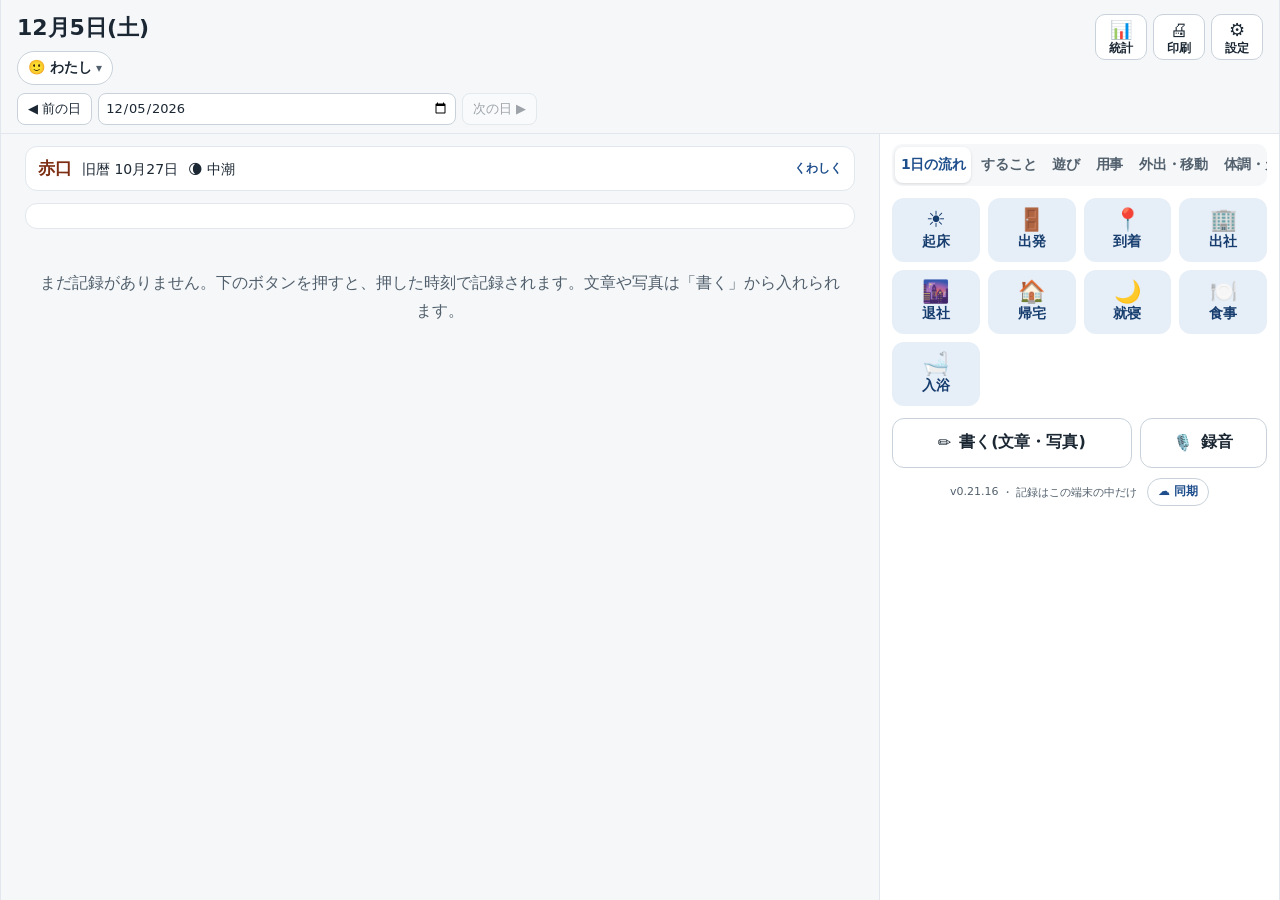
<file: index.html>
<!doctype html>
<html lang="ja">
<head>
<meta charset="utf-8">
<meta name="viewport" content="width=device-width, initial-scale=1, viewport-fit=cover">
<!-- よそのサイトから何も読み込まない(この住所の中のファイルだけ)。通信は、同期のときのグーグルドライブ(鍵をかけた中身)だけ(v0.13) -->
<meta http-equiv="Content-Security-Policy"
  content="default-src 'self'; script-src 'self'; style-src 'self'; img-src 'self' blob: data:; media-src 'self' blob:; connect-src 'self' https://www.googleapis.com; manifest-src 'self'; worker-src 'self'; font-src 'self'; object-src 'none'; base-uri 'self'; form-action 'none'">
<meta name="referrer" content="no-referrer">
<meta name="theme-color" content="#1e3a8a">
<meta name="apple-mobile-web-app-capable" content="yes">
<meta name="mobile-web-app-capable" content="yes">
<meta name="apple-mobile-web-app-title" content="日記">
<meta name="apple-mobile-web-app-status-bar-style" content="default">
<title>日記</title>
<link rel="manifest" href="./manifest.webmanifest">
<link rel="icon" href="./icons/icon-192.png?v=2">
<link rel="apple-touch-icon" href="./icons/icon-180.png?v=2">
<link rel="stylesheet" href="./style.css">
</head>
<body>
  <header class="top">
    <div class="top-row">
      <div><h1 id="date">…</h1><span id="count" class="muted"></span><button type="button" id="userbtn" class="user-chip" title="使う人を切り替える・足す"></button></div>
      <span class="spacer"></span>
      <button type="button" id="menubtn" class="small-btn menu-btn" aria-expanded="false" aria-controls="topbtns">≡ メニュー</button>
      <div class="top-btns" id="topbtns">
        <button type="button" id="stats" class="small-btn" title="移動手段・睡眠・食事の集計"><span class="tb-i" aria-hidden="true">📊</span><span class="tb-l">統計</span></button>
        <button type="button" id="print" class="small-btn" title="紙や PDF にする"><span class="tb-i" aria-hidden="true">🖨</span><span class="tb-l">印刷</span></button>
        <button type="button" id="export" class="small-btn" title="ボタン設定・場所・表示・バックアップ・同期など"><span class="tb-i" aria-hidden="true">⚙</span><span class="tb-l">設定</span></button>
      </div>
    </div>
    <div class="daynav" role="group" aria-label="見る日">
      <button type="button" id="day-prev" class="day-btn" aria-label="前の日">◀ 前の日</button>
      <input type="date" id="day-pick" class="day-pick" aria-label="日を選ぶ">
      <button type="button" id="day-next" class="day-btn" aria-label="次の日">次の日 ▶</button>
      <button type="button" id="day-today" class="day-btn today" hidden>今日へ</button>
    </div>
    <span class="fz-probe" aria-hidden="true">あ</span>
  </header>

  <div id="ios-install" class="install" hidden role="note">
    <strong>ホーム画面に入れてください</strong>
    <p>iPhone では、ホーム画面に入れずに使うと、しばらく開かないうちに記録が消されることがあります。</p>
    <ol>
      <li>下の <span class="kbd">共有</span>(四角から矢印が出ているボタン)を押す</li>
      <li><span class="kbd">ホーム画面に追加</span> を押す</li>
      <li>ホーム画面にできた「日記」から開く</li>
    </ol>
  </div>

  <main class="main">
    <div id="koyomi"></div>
    <div id="memory"></div>
    <div id="dayband" class="dayband"></div>
    <div id="error" class="error" hidden></div>
    <p id="empty" class="empty" hidden>まだ記録がありません。下のボタンを押すと、押した時刻で記録されます。文章や写真は「書く」から入れられます。</p>
    <ol id="timeline" class="timeline" aria-label="今日のタイムライン"></ol>
  </main>

  <div id="toast" class="toast" hidden role="status"></div>

  <footer class="dock">
    <div id="ongoing" class="ongoing" hidden aria-label="続いているもの"></div>
    <div id="movepick" class="movepick" hidden></div>
    <div class="tabrow">
      <div id="tabs" class="tabs" role="tablist" aria-label="ボタンの種類"></div>
      <button type="button" id="dock-toggle" class="dock-toggle" aria-label="ボタンをしまう" aria-expanded="true">▾</button>
    </div>
    <div id="buttons" class="buttons" role="group" aria-label="いま記録する"></div>
    <div class="write-row">
      <button type="button" id="write" class="write-btn"><span aria-hidden="true">✏️</span> 書く(文章・写真)</button>
      <button type="button" id="record" class="write-btn rec-btn2"><span aria-hidden="true">🎙️</span> 録音</button>
    </div>
    <div class="foot muted"><span id="version"></span> ・ <span id="where">記録はこの端末の中だけ</span> <span id="persist"></span>
      <button type="button" id="sync-btn" class="sync-btn" title="グーグルドライブで、ほかの端末と記録を合わせる">☁ 同期</button></div>
  </footer>

  <div id="sheet" class="sheet" hidden></div>
  <div id="viewer" class="viewer" hidden></div>

  <script type="module" src="./app.js"></script>
</body>
</html>
</file>
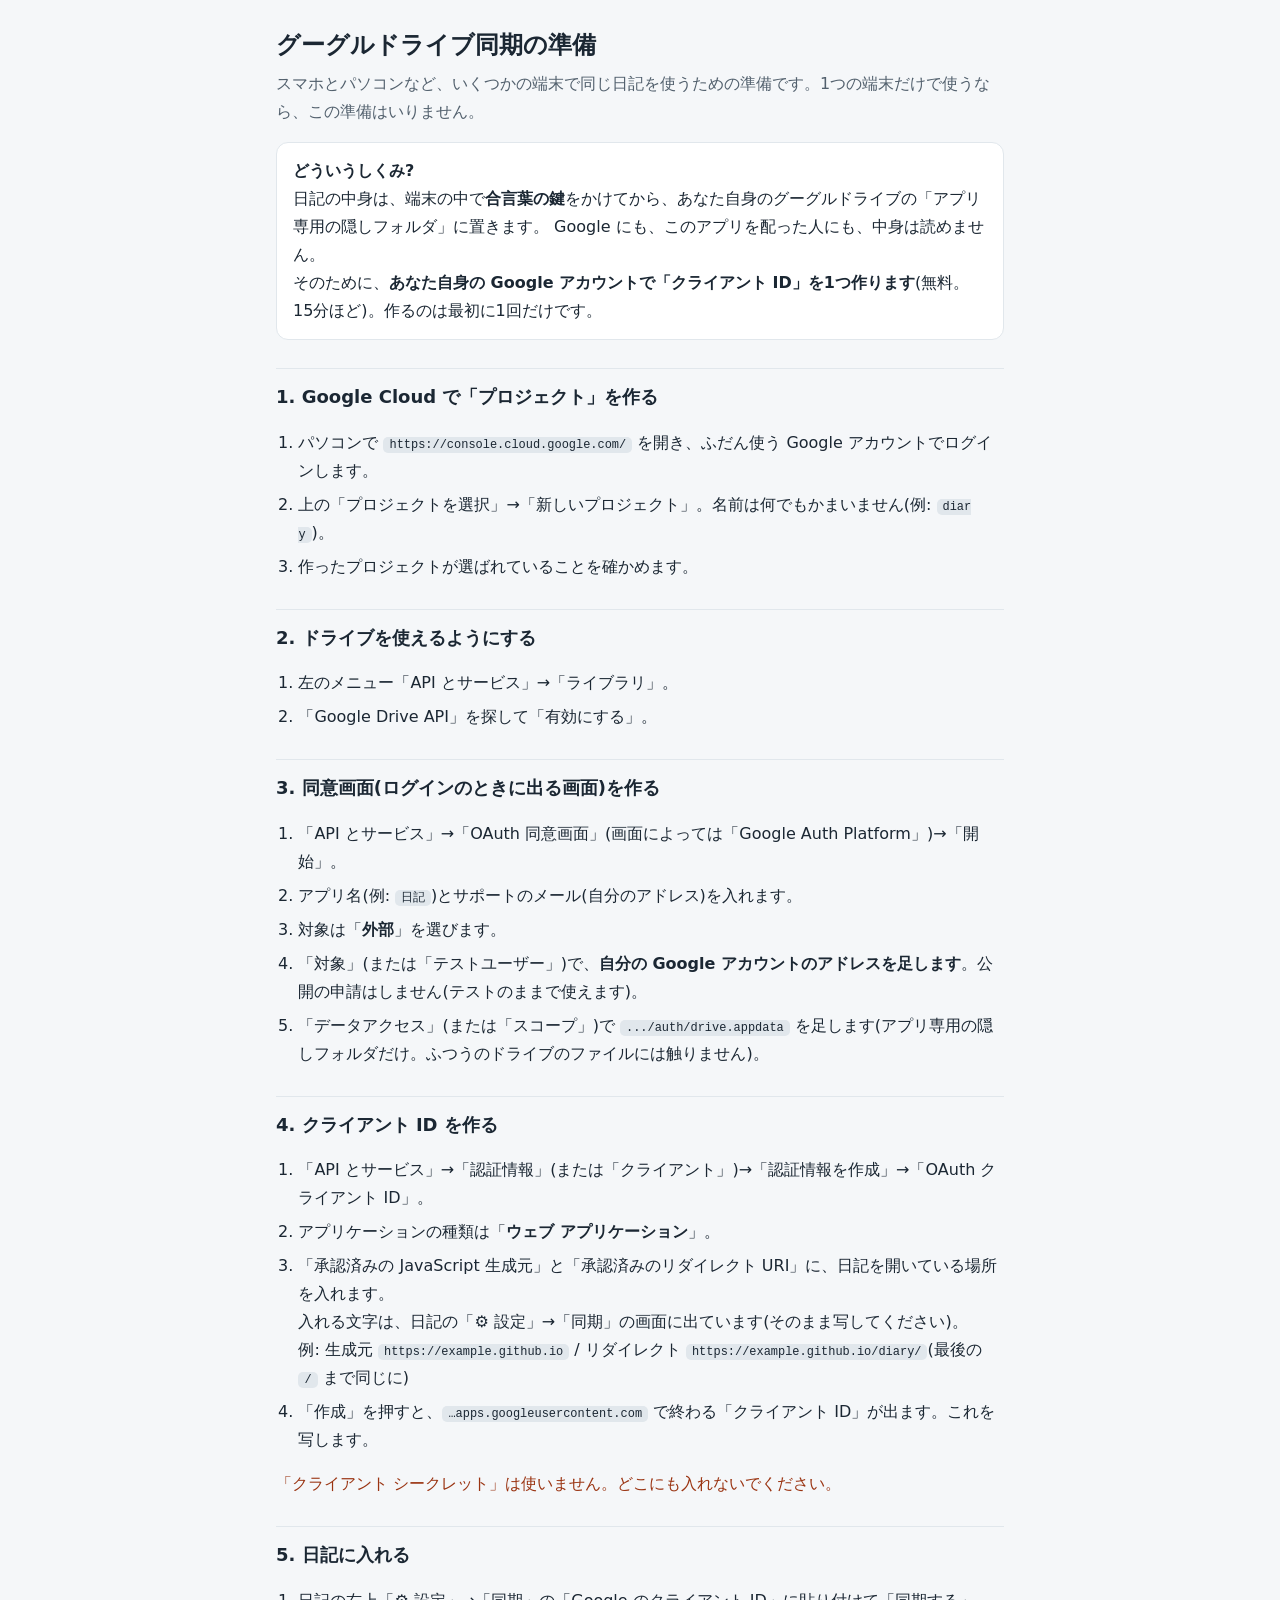
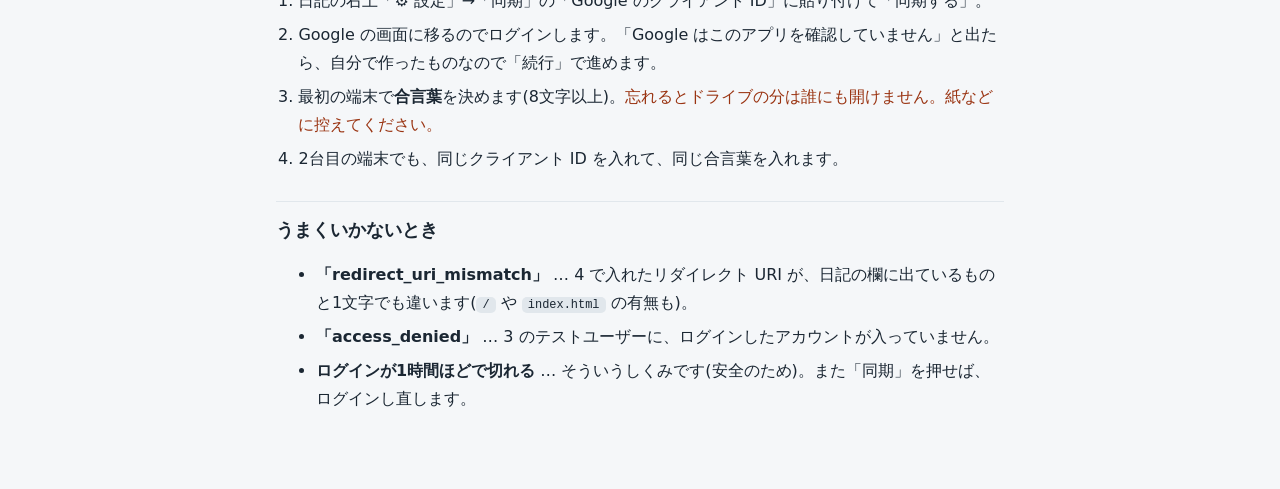
<file: tools/public/setup-google.html>
<!doctype html>
<html lang="ja">
<head>
<meta charset="utf-8">
<meta name="viewport" content="width=device-width, initial-scale=1">
<meta http-equiv="Content-Security-Policy" content="default-src 'none'; style-src 'unsafe-inline'; img-src 'self'; base-uri 'none'; form-action 'none'">
<meta name="referrer" content="no-referrer">
<title>同期の準備</title>
<style>
:root { --bg: #f5f7f9; --surface: #fff; --text: #1b2733; --muted: #52606d; --line: #e1e7ec; --accent: #1e4e8c; --warn: #9a3412; }
@media (prefers-color-scheme: dark) { :root:not([data-theme="light"]) { --bg: #0f141c; --surface: #18202b; --text: #e5e9f0; --muted: #a3adbb; --line: #2a3442; --accent: #93b4ff; --warn: #fdba74; } }
:root[data-theme="dark"] { --bg: #0f141c; --surface: #18202b; --text: #e5e9f0; --muted: #a3adbb; --line: #2a3442; --accent: #93b4ff; --warn: #fdba74; }
* { box-sizing: border-box; }
body { margin: 0; background: var(--bg); color: var(--text); font-family: system-ui, -apple-system, "Hiragino Sans", "Noto Sans JP", "Yu Gothic UI", sans-serif; line-height: 1.75; }
main { max-width: 760px; margin: 0 auto; padding: 24px 16px 60px; }
h1 { font-size: 24px; margin: 0 0 4px; }
h2 { font-size: 18px; margin: 28px 0 8px; padding-top: 12px; border-top: 1px solid var(--line); }
.lead { color: var(--muted); margin-top: 0; }
.card { background: var(--surface); border: 1px solid var(--line); border-radius: 12px; padding: 14px 16px; margin: 12px 0; }
.warn { color: var(--warn); }
ol { padding-left: 1.4em; } li { margin: 6px 0; }
code { background: var(--line); padding: 1px 6px; border-radius: 5px; font-size: .92em; word-break: break-all; }
a { color: var(--accent); }
</style>
</head>
<body>
<main>
<h1>グーグルドライブ同期の準備</h1>
<p class="lead">スマホとパソコンなど、いくつかの端末で同じ日記を使うための準備です。1つの端末だけで使うなら、この準備はいりません。</p>

<div class="card">
<strong>どういうしくみ?</strong><br>
日記の中身は、端末の中で<strong>合言葉の鍵</strong>をかけてから、あなた自身のグーグルドライブの「アプリ専用の隠しフォルダ」に置きます。
Google にも、このアプリを配った人にも、中身は読めません。<br>
そのために、<strong>あなた自身の Google アカウントで「クライアント ID」を1つ作ります</strong>(無料。15分ほど)。作るのは最初に1回だけです。
</div>

<h2>1. Google Cloud で「プロジェクト」を作る</h2>
<ol>
<li>パソコンで <code>https://console.cloud.google.com/</code> を開き、ふだん使う Google アカウントでログインします。</li>
<li>上の「プロジェクトを選択」→「新しいプロジェクト」。名前は何でもかまいません(例: <code>diary</code>)。</li>
<li>作ったプロジェクトが選ばれていることを確かめます。</li>
</ol>

<h2>2. ドライブを使えるようにする</h2>
<ol>
<li>左のメニュー「API とサービス」→「ライブラリ」。</li>
<li>「Google Drive API」を探して「有効にする」。</li>
</ol>

<h2>3. 同意画面(ログインのときに出る画面)を作る</h2>
<ol>
<li>「API とサービス」→「OAuth 同意画面」(画面によっては「Google Auth Platform」)→「開始」。</li>
<li>アプリ名(例: <code>日記</code>)とサポートのメール(自分のアドレス)を入れます。</li>
<li>対象は「<strong>外部</strong>」を選びます。</li>
<li>「対象」(または「テストユーザー」)で、<strong>自分の Google アカウントのアドレスを足します</strong>。公開の申請はしません(テストのままで使えます)。</li>
<li>「データアクセス」(または「スコープ」)で <code>.../auth/drive.appdata</code> を足します(アプリ専用の隠しフォルダだけ。ふつうのドライブのファイルには触りません)。</li>
</ol>

<h2>4. クライアント ID を作る</h2>
<ol>
<li>「API とサービス」→「認証情報」(または「クライアント」)→「認証情報を作成」→「OAuth クライアント ID」。</li>
<li>アプリケーションの種類は「<strong>ウェブ アプリケーション</strong>」。</li>
<li>「承認済みの JavaScript 生成元」と「承認済みのリダイレクト URI」に、日記を開いている場所を入れます。<br>
入れる文字は、日記の「⚙ 設定」→「同期」の画面に出ています(そのまま写してください)。<br>
例: 生成元 <code>https://example.github.io</code> / リダイレクト <code>https://example.github.io/diary/</code>(最後の <code>/</code> まで同じに)</li>
<li>「作成」を押すと、<code>…apps.googleusercontent.com</code> で終わる「クライアント ID」が出ます。これを写します。</li>
</ol>
<p class="warn">「クライアント シークレット」は使いません。どこにも入れないでください。</p>

<h2>5. 日記に入れる</h2>
<ol>
<li>日記の右上「⚙ 設定」→「同期」の「Google のクライアント ID」に貼り付けて「同期する」。</li>
<li>Google の画面に移るのでログインします。「Google はこのアプリを確認していません」と出たら、自分で作ったものなので「続行」で進めます。</li>
<li>最初の端末で<strong>合言葉</strong>を決めます(8文字以上)。<span class="warn">忘れるとドライブの分は誰にも開けません。紙などに控えてください。</span></li>
<li>2台目の端末でも、同じクライアント ID を入れて、同じ合言葉を入れます。</li>
</ol>

<h2>うまくいかないとき</h2>
<ul>
<li><strong>「redirect_uri_mismatch」</strong> … 4 で入れたリダイレクト URI が、日記の欄に出ているものと1文字でも違います(<code>/</code> や <code>index.html</code> の有無も)。</li>
<li><strong>「access_denied」</strong> … 3 のテストユーザーに、ログインしたアカウントが入っていません。</li>
<li><strong>ログインが1時間ほどで切れる</strong> … そういうしくみです(安全のため)。また「同期」を押せば、ログインし直します。</li>
</ul>
</main>
</body>
</html>
</file>
<file: style.css>
/* 色はここにまとめる(画面案どおり: 青 = ボタンで記録、紫 = メモ。のちに 橙 = 位置、緑 = PC作業) */
:root {
  --bg: #f5f7f9; --surface: #ffffff; --text: #1b2733; --muted: #52606d; --line: #e1e7ec; --line2: #c9d2da;
  --accent: #1e4e8c; --btn: #1e4e8c; --btn-soft: #e6eef8; --btn-ink: #163d6e;
  --memo: #5b4b8a; --memo-soft: #ece8f6; --danger: #b42318;
  --safe-b: env(safe-area-inset-bottom, 0px); --safe-t: env(safe-area-inset-top, 0px);
}
@media (prefers-color-scheme: dark) {
  :root { --bg: #0f141c; --surface: #18202b; --text: #e5e9f0; --muted: #a3adbb; --line: #2a3442; --line2: #3a4656;
    --accent: #93b4ff; --btn: #7aa2ff; --btn-soft: #1d2a44; --btn-ink: #c9d8ff;
    --memo: #c4b5fd; --memo-soft: #2a2442; --danger: #f87171; }
}
* { box-sizing: border-box; }
html, body { margin: 0; height: 100%; }
body {
  font-family: system-ui, -apple-system, "Hiragino Sans", "Noto Sans JP", "Yu Gothic UI", sans-serif;
  background: var(--bg); color: var(--text); display: flex; flex-direction: column;
  -webkit-tap-highlight-color: transparent;
}
body.no-scroll { overflow: hidden; }
button, input, textarea { font: inherit; color: inherit; }
.muted { color: var(--muted); }
.spacer { flex: 1; }
[hidden] { display: none !important; }
.visually-hidden { position: absolute; width: 1px; height: 1px; overflow: hidden; clip: rect(0 0 0 0); white-space: nowrap; }

/* 上 */
.top { position: sticky; top: 0; z-index: 2; background: var(--bg); padding: calc(14px + var(--safe-t)) 16px 8px; }
.top-row { display: flex; align-items: flex-start; gap: 10px; }
.top h1 { margin: 0; font-size: 22px; line-height: 1.3; }
.top #count { display: block; font-size: 13px; margin-top: 2px; }
.small-btn { height: 40px; padding: 0 12px; border-radius: 10px; border: 1px solid var(--line2); background: var(--surface); font-size: 13px; }

.install { margin: 8px 16px 0; padding: 12px 14px; border-radius: 10px; border: 2px solid #f59e0b;
  background: color-mix(in srgb, #f59e0b 12%, var(--surface)); font-size: 14px; }
.install p { margin: 6px 0; }
.install ol { margin: 6px 0 0; padding-left: 20px; }
.kbd { display: inline-block; padding: 0 6px; border: 1px solid var(--line2); border-radius: 5px; background: var(--surface); font-weight: 600; }

/* タイムライン */
.main { flex: 1; overflow-y: auto; padding: 4px 16px 12px; }
.empty { color: var(--muted); text-align: center; margin: 40px 8px; line-height: 1.8; }
.error { color: var(--danger); margin: 8px 0; }
.timeline { list-style: none; margin: 0; padding: 0; }
.tl-item { display: flex; gap: 10px; align-items: stretch; }
.tl-time { width: 44px; text-align: right; font-variant-numeric: tabular-nums; font-weight: 700; font-size: 14px; padding-top: 13px; flex: none; }
.tl-dot { width: 14px; flex: none; position: relative; }
.tl-dot::before { content: ""; position: absolute; left: 2px; top: 17px; width: 10px; height: 10px; border-radius: 50%; background: var(--btn); }
.tl-dot.memo::before { background: var(--memo); }
.tl-dot::after { content: ""; position: absolute; left: 6px; top: 30px; bottom: -4px; width: 2px; background: var(--line2); }
.tl-item:last-child .tl-dot::after { display: none; }
.tl-card { flex: 1; min-width: 0; margin-bottom: 10px; cursor: pointer; }
.tl-body { background: var(--surface); border: 1px solid var(--line); border-radius: 12px; padding: 10px 12px; }
.tl-head { display: flex; align-items: center; gap: 8px; }
.tl-tag { font-size: 12px; font-weight: 700; border-radius: 6px; padding: 2px 8px; background: var(--btn-soft); color: var(--btn); flex: none; }
.tl-tag.memo { background: var(--memo-soft); color: var(--memo); }
.tl-icon { font-size: 16px; }
.tl-label { font-size: 15px; font-weight: 600; flex: 1; min-width: 0; }
.tl-edit { height: 32px; padding: 0 10px; border-radius: 8px; border: 1px solid var(--line2); background: var(--surface); font-size: 12px; color: var(--muted); flex: none; }
.tl-text { margin: 8px 0 0; font-size: 15px; line-height: 1.7; white-space: pre-wrap; overflow-wrap: anywhere; }
.tl-text.clamp { display: -webkit-box; -webkit-line-clamp: 4; -webkit-box-orient: vertical; overflow: hidden; }
.tl-more { border: 0; background: none; color: var(--accent); font-size: 13px; font-weight: 700; padding: 4px 0; }
.tl-photos { display: flex; gap: 6px; margin-top: 8px; overflow-x: auto; }
.thumb { width: 84px; height: 84px; padding: 0; border: 1px solid var(--line); border-radius: 8px; overflow: hidden; background: var(--line); flex: none; }
.thumb img { width: 100%; height: 100%; object-fit: cover; display: block; }

/* お知らせ */
.toast { position: fixed; left: 12px; right: 12px; top: calc(76px + var(--safe-t)); z-index: 5; display: flex; align-items: center; gap: 8px;
  background: #111827; color: #fff; border-radius: 12px; padding: 10px 12px; box-shadow: 0 8px 24px rgba(0,0,0,.25); font-size: 14px; }
.toast-text { flex: 1; }
.toast-btn { border: 1px solid rgba(255,255,255,.4); background: none; color: #fff; border-radius: 8px; height: 36px; padding: 0 10px; font-weight: 700; white-space: nowrap; }

/* 下のボタン */
.dock { background: var(--surface); border-top: 1px solid var(--line); padding: 10px 12px calc(8px + var(--safe-b)); }
.dock-label { font-size: 12px; font-weight: 700; margin: 0 2px 6px; }
.buttons { display: grid; grid-template-columns: repeat(4, minmax(0, 1fr)); gap: 8px; }
.rec-btn { height: 64px; border-radius: 12px; border: none; background: var(--btn-soft); color: var(--btn-ink);
  display: flex; flex-direction: column; align-items: center; justify-content: center; gap: 2px; touch-action: manipulation; }
.rec-btn:active { background: var(--btn); color: #fff; transform: scale(.97); }
.rec-icon { font-size: 22px; line-height: 1; }
.rec-label { font-size: 14px; font-weight: 700; }
.write-btn { width: 100%; height: 50px; margin-top: 8px; border-radius: 12px; border: 1px solid var(--line2); background: var(--surface);
  font-size: 16px; font-weight: 700; display: flex; align-items: center; justify-content: center; gap: 8px; }
.write-btn:active { background: var(--memo-soft); }
.foot { text-align: center; font-size: 11px; margin-top: 6px; }

/* 書く・直す */
.sheet { position: fixed; inset: 0; z-index: 10; background: var(--bg); display: flex; }
.sheet-inner { flex: 1; display: flex; flex-direction: column; max-width: 640px; margin: 0 auto; width: 100%; }
.sheet-top { display: flex; align-items: center; justify-content: space-between; padding: calc(12px + var(--safe-t)) 16px 8px; }
.sheet-top h2 { margin: 0; font-size: 20px; }
.link-btn { height: 44px; border: 0; background: none; color: var(--accent); font-weight: 700; font-size: 15px; padding: 0 4px; }
.sheet-body { flex: 1; overflow-y: auto; padding: 4px 16px 16px; display: flex; flex-direction: column; gap: 18px; }
.ed-label { display: block; font-size: 13px; font-weight: 700; color: var(--muted); margin-bottom: 6px; }
.ed-time { display: flex; flex-wrap: wrap; align-items: center; gap: 8px; }
.ed-time .ed-label { width: 100%; margin-bottom: 0; }
.input { height: 46px; border: 1px solid var(--line2); border-radius: 10px; background: var(--surface); padding: 0 12px; font-size: 16px; }
.now-tag { font-size: 12px; font-weight: 700; color: var(--accent); background: var(--btn-soft); border-radius: 6px; padding: 2px 8px; }
.kinds { display: grid; grid-template-columns: repeat(3, minmax(0, 1fr)); gap: 8px; }
.kind { height: 46px; border-radius: 10px; border: 1px solid var(--line2); background: var(--surface); font-size: 15px;
  display: flex; align-items: center; justify-content: center; gap: 6px; }
.kind[aria-pressed="true"] { background: var(--btn); border-color: var(--btn); color: #fff; font-weight: 700; }
.textarea { width: 100%; height: auto; min-height: 150px; padding: 10px 12px; line-height: 1.7; resize: vertical; display: block; }
.hint { margin: 6px 0 0; font-size: 12px; color: var(--muted); }
.ed-photos { display: flex; flex-wrap: wrap; gap: 8px; margin-bottom: 8px; }
.ed-photo { position: relative; width: 96px; height: 96px; border-radius: 10px; overflow: hidden; background: var(--line); }
.ed-photo img { width: 100%; height: 100%; object-fit: cover; display: block; }
.ed-photo-x { position: absolute; top: 4px; right: 4px; width: 30px; height: 30px; border-radius: 50%; border: 0; background: rgba(17,24,39,.75); color: #fff; font-size: 16px; }
.add-photo { height: 46px; border-radius: 10px; border: 1px dashed var(--line2); background: var(--surface); display: inline-flex; align-items: center; gap: 8px; padding: 0 16px; font-weight: 700; cursor: pointer; }
.ed-msg { margin: 0; color: var(--danger); font-size: 14px; min-height: 1em; }
.sheet-foot { display: flex; gap: 10px; padding: 10px 16px calc(10px + var(--safe-b)); border-top: 1px solid var(--line); background: var(--surface); }
.primary-btn { flex: 1; height: 52px; border: 0; border-radius: 12px; background: var(--btn); color: #fff; font-size: 16px; font-weight: 700; }
.danger-btn { height: 52px; padding: 0 18px; border: 1px solid var(--danger); border-radius: 12px; background: var(--surface); color: var(--danger); font-weight: 700; }

/* 写真を大きく見る */
.viewer { position: fixed; inset: 0; z-index: 20; background: rgba(0,0,0,.92); display: flex; align-items: center; justify-content: center; }
.viewer img { max-width: 100%; max-height: 100%; object-fit: contain; }
.viewer-close { position: absolute; top: calc(12px + var(--safe-t)); right: 12px; height: 40px; padding: 0 14px; border-radius: 10px; border: 1px solid rgba(255,255,255,.4); background: rgba(0,0,0,.4); color: #fff; font-weight: 700; }

@media (min-width: 700px) {
  body { max-width: 640px; margin: 0 auto; border-left: 1px solid var(--line); border-right: 1px solid var(--line); }
}

/* バックアップ */
.bk-card, .bk-note { background: var(--surface); border: 1px solid var(--line); border-radius: 12px; padding: 14px; display: flex; flex-direction: column; gap: 10px; }
.bk-card h3, .bk-note h3 { margin: 0; font-size: 16px; }
.bk-card p, .bk-note p { margin: 0; font-size: 14px; line-height: 1.6; color: var(--muted); }
.bk-note { background: transparent; }
.secondary-btn { height: 50px; border-radius: 12px; border: 1px solid var(--line2); background: var(--surface); font-size: 16px; font-weight: 700; padding: 0 16px; }
.as-btn { display: flex; align-items: center; justify-content: center; cursor: pointer; }
.bk-confirm { border-top: 1px solid var(--line); padding-top: 10px; }
.bk-confirm ul { margin: 0 0 8px; padding-left: 20px; font-size: 14px; line-height: 1.8; }
.bk-row { display: flex; gap: 8px; margin-top: 10px; }
.bk-row > * { flex: 1; }
.bk-msg { font-size: 14px; line-height: 1.6; }
.bk-msg.ok { color: #15803d; font-weight: 700; }
.bk-msg.err { color: var(--danger); font-weight: 700; }
.bk-card .primary-btn, .bk-card .secondary-btn { flex: none; }

/* 移動手段 */
.moves { display: grid; grid-template-columns: repeat(4, minmax(0, 1fr)); gap: 6px; }
.move { position: relative; height: 54px; border-radius: 10px; border: 1px solid var(--line2); background: var(--surface); font-size: 13px;
  display: flex; flex-direction: column; align-items: center; justify-content: center; gap: 1px; padding: 0 2px; }
.move > span:nth-child(2) { font-size: 19px; line-height: 1.1; }
.move[aria-pressed="true"] { background: #b45309; border-color: #b45309; color: #fff; font-weight: 700; }
.move-no { position: absolute; top: 3px; left: 5px; font-size: 11px; font-weight: 700; }
.move-order { margin: 6px 0 0; font-size: 13px; color: var(--muted); }
.tl-moves { margin: 6px 0 0; font-size: 14px; font-weight: 600; color: #b45309; }
@media (prefers-color-scheme: dark) { .tl-moves { color: #fbbf24; } .move[aria-pressed="true"] { background: #d97706; border-color: #d97706; } }
.movepick { margin-bottom: 10px; padding: 10px; border-radius: 12px; background: color-mix(in srgb, #f59e0b 10%, var(--surface)); border: 1px solid color-mix(in srgb, #f59e0b 40%, var(--line)); }
.mp-top { display: flex; align-items: center; justify-content: space-between; margin-bottom: 6px; font-size: 14px; }
.mp-top .link-btn { height: 36px; }

/* タブとボタン設定 */
.top-btns { display: flex; flex-direction: column; gap: 6px; align-items: stretch; }
.top-btns .small-btn { height: 34px; }
.tabs { display: flex; gap: 4px; margin-bottom: 8px; background: var(--bg); border-radius: 10px; padding: 3px; }
.tab { flex: 1; height: 36px; border: 0; border-radius: 8px; background: transparent; font-size: 14px; font-weight: 700; color: var(--muted); }
.tab[aria-selected="true"] { background: var(--surface); color: var(--accent); box-shadow: 0 1px 3px rgba(0,0,0,.12); }
.no-btn { grid-column: 1 / -1; text-align: center; font-size: 13px; margin: 18px 0; }
.kind-groups { display: flex; flex-direction: column; gap: 6px; }
.kind-tab { margin: 6px 0 0; font-size: 12px; font-weight: 700; color: var(--muted); }
.bs-tab { background: var(--surface); border: 1px solid var(--line); border-radius: 12px; padding: 12px; display: flex; flex-direction: column; gap: 10px; }
.bs-tab h3 { margin: 0; font-size: 16px; }
.bs-row { display: grid; grid-template-columns: 48px 1fr auto; gap: 8px; align-items: center; padding-bottom: 10px; border-bottom: 1px solid var(--line); }
.bs-icon { width: 48px; height: 48px; border-radius: 10px; border: 1px solid var(--line2); background: var(--bg); font-size: 24px; }
.bs-name { min-width: 0; width: 100%; }
.bs-ops { display: flex; gap: 4px; }
.bs-op { height: 40px; min-width: 40px; border-radius: 8px; border: 1px solid var(--line2); background: var(--surface); font-weight: 700; }
.bs-op:disabled { opacity: .35; }
.bs-op.del { color: var(--danger); border-color: color-mix(in srgb, var(--danger) 50%, var(--line2)); padding: 0 8px; }
.bs-sub { grid-column: 2 / -1; display: flex; gap: 10px; align-items: center; flex-wrap: wrap; font-size: 13px; color: var(--muted); }
.bs-ask { display: flex; gap: 6px; align-items: center; }
.bs-tabsel { height: 36px; font-size: 13px; padding: 0 8px; }
.icon-grid { display: grid; grid-template-columns: repeat(8, minmax(0, 1fr)); gap: 4px; padding: 8px; background: var(--bg); border-radius: 10px; }
.icon-pick { height: 40px; border: 1px solid transparent; border-radius: 8px; background: var(--surface); font-size: 22px; padding: 0; }
.icon-pick[aria-pressed="true"] { border-color: var(--accent); }
.bs-add { width: 100%; }
.bs-reset { align-self: center; color: var(--muted); font-weight: 500; font-size: 14px; }
.rec-label.long { font-size: 12px; letter-spacing: -0.02em; }

/* 件名・工程 */
.pj-pick { display: flex; flex-direction: column; gap: 6px; }
.pj-sel { width: 100%; }
.tl-project { margin: 6px 0 0; font-size: 14px; font-weight: 600; color: #0b5f57; }
@media (prefers-color-scheme: dark) { .tl-project { color: #5eead4; } }
.mp-label { margin: 8px 0 4px; font-size: 13px; font-weight: 700; color: var(--muted); }

/* v0.7: 体調・天気・録音・今日の暦 */
.chips { display: flex; flex-wrap: wrap; gap: 6px; }
.chip { min-height: 40px; padding: 0 12px; border-radius: 20px; border: 1px solid var(--line2); background: var(--surface); font-size: 14px;
  display: inline-flex; align-items: center; gap: 4px; }
.chip[aria-pressed="true"] { background: #be185d; border-color: #be185d; color: #fff; font-weight: 700; }
.chip.del { color: var(--danger); border-style: dashed; }
.chip.mood { flex-direction: column; min-height: 58px; padding: 4px 8px; flex: 1; min-width: 56px; border-radius: 12px; gap: 0; font-size: 12px; }
.chip.mood .chip-icon { font-size: 24px; }
.chip-icon { font-size: 17px; }
.hf { display: flex; flex-direction: column; gap: 14px; }
.ed-sec { background: color-mix(in srgb, #be185d 5%, var(--surface)); border: 1px solid color-mix(in srgb, #be185d 25%, var(--line)); border-radius: 12px; padding: 12px; }
.num-grid { display: grid; grid-template-columns: repeat(2, minmax(0, 1fr)); gap: 10px; }
.num-field { display: flex; flex-direction: column; gap: 4px; }
.num-label { font-size: 13px; font-weight: 700; color: var(--muted); }
.num-row { display: flex; align-items: center; gap: 6px; }
.num-in { width: 100%; min-width: 0; }
.num-unit { font-size: 13px; color: var(--muted); flex: none; }
.hf-bowel { display: flex; flex-direction: column; gap: 8px; }
.hf-bowel .num-field { max-width: 50%; }
.add-row { display: flex; gap: 6px; margin-top: 8px; }
.add-in { flex: 1; min-width: 0; }
.link-btn.small { height: 32px; font-size: 13px; color: var(--muted); }
.tl-health { margin: 6px 0 0; font-size: 14px; font-weight: 600; color: #be185d; }
.tl-weather { margin: 6px 0 0; font-size: 14px; font-weight: 600; color: #0369a1; }
@media (prefers-color-scheme: dark) { .tl-health { color: #f9a8d4; } .tl-weather { color: #7dd3fc; } .chip[aria-pressed="true"] { background: #db2777; border-color: #db2777; } }
.warn-note { color: #b45309 !important; font-weight: 700; }
.ext-link { color: var(--accent); font-size: 14px; font-weight: 700; }

/* 録音 */
.write-row { display: flex; gap: 8px; }
.write-row .write-btn { flex: 1; }
.write-row .rec-btn2 { flex: none; width: 34%; }
.rec-start { height: 50px; border-radius: 12px; border: 1px solid var(--line2); background: var(--surface); font-weight: 700; font-size: 16px;
  display: inline-flex; align-items: center; gap: 10px; padding: 0 18px; }
.rec-dot { width: 14px; height: 14px; border-radius: 50%; background: #dc2626; }
.rec-start.on { background: #dc2626; border-color: #dc2626; color: #fff; }
.rec-start.on .rec-dot { background: #fff; animation: blink 1s infinite; }
@keyframes blink { 50% { opacity: .2; } }
.rec-time { font-variant-numeric: tabular-nums; }
.audios { display: flex; flex-direction: column; gap: 6px; margin: 8px 0; }
.audio-row { display: flex; align-items: center; gap: 6px; }
.audio-row audio { flex: 1; min-width: 0; height: 40px; }
.audio-tag { font-size: 13px; font-weight: 700; color: var(--muted); flex: none; }
.ed-photo-x.static { position: static; flex: none; }

/* 今日の暦 */
.koyomi { background: var(--surface); border: 1px solid var(--line); border-radius: 12px; margin: 0 0 12px; overflow: hidden; }
.ky-head { width: 100%; border: 0; background: none; text-align: left; padding: 10px 12px; display: flex; align-items: center; gap: 8px; }
.ky-sum { flex: 1; display: flex; flex-wrap: wrap; align-items: baseline; gap: 4px 10px; font-size: 14px; }
.ky-big { font-size: 17px; font-weight: 800; color: #7c2d12; }
.ky-hol { color: #dc2626; font-weight: 700; }
.ky-sekki { color: #15803d; font-weight: 700; }
.ky-good { color: #a16207; font-weight: 700; }
.ky-more { font-size: 12px; font-weight: 700; color: var(--accent); flex: none; }
.ky-what { margin: -4px 12px 10px; font-size: 13px; color: var(--muted); }
.ky-detail { border-top: 1px solid var(--line); padding: 6px 12px 12px; display: flex; flex-direction: column; }
.ky-row { display: grid; grid-template-columns: 4.5em 1fr; gap: 8px; padding: 6px 0; border-bottom: 1px dashed var(--line); font-size: 14px; line-height: 1.55; }
.ky-row:last-child { border-bottom: 0; }
.ky-label { font-weight: 700; color: var(--muted); font-size: 13px; }
.ky-bad { color: var(--danger); }
.ky-graph { padding: 4px 0 6px 4.5em; }
.tide-svg { width: 100%; height: 64px; display: block; }
.tide-fill { fill: color-mix(in srgb, #0284c7 18%, transparent); }
.tide-line { fill: none; stroke: #0284c7; stroke-width: 2; }
.tide-now { stroke: #dc2626; stroke-width: 1.5; stroke-dasharray: 3 3; }
.tide-tick { font-size: 9px; fill: var(--muted); text-anchor: middle; }
@media (prefers-color-scheme: dark) { .ky-big { color: #fdba74; } .ky-hol { color: #f87171; } .ky-sekki { color: #4ade80; } .ky-good { color: #facc15; } }
.tabs .tab { font-size: 13px; }

/* v0.8: 場所 */
.top-btns { display: grid; grid-template-columns: auto auto; gap: 6px; }
.top-btns #export { grid-column: 1 / -1; }
.tl-place { margin: 6px 0 0; font-size: 14px; font-weight: 700; color: #15803d; }
.tl-place.none { color: var(--muted); font-weight: 500; font-size: 13px; }
@media (prefers-color-scheme: dark) { .tl-place { color: #4ade80; } }
.mp-place { margin-bottom: 4px; }
.mp-status { margin: 4px 0; font-size: 14px; }
.mp-status.ok { color: #15803d; font-weight: 700; }
.mp-status.err { color: var(--danger); }
.ed-place { display: flex; flex-direction: column; gap: 6px; }
.hint.strong { color: var(--accent); font-weight: 700; }
.pl-row { background: var(--surface); border: 1px solid var(--line); border-radius: 12px; padding: 12px; display: flex; flex-direction: column; gap: 8px; }
.pl-top { display: flex; align-items: center; gap: 8px; }
.pl-top .input { flex: 1; min-width: 0; font-weight: 700; }
.pl-icon { font-size: 20px; }
.pl-sub { display: flex; align-items: center; gap: 10px; font-size: 13px; }

/* v0.8.1: 体調・天気の短い画面 */
.step-field { display: flex; flex-direction: column; gap: 4px; }
.step-row { display: flex; align-items: center; gap: 6px; }
.step-btn { width: 52px; height: 52px; flex: none; border-radius: 12px; border: 1px solid var(--line2); background: var(--btn-soft); color: var(--btn-ink);
  font-size: 26px; font-weight: 700; line-height: 1; touch-action: manipulation; user-select: none; -webkit-user-select: none; }
.step-btn:active { background: var(--btn); color: #fff; }
.step-in { width: 100%; min-width: 0; flex: 1; height: 52px; text-align: center; font-size: 22px; font-weight: 700; font-variant-numeric: tabular-nums; padding: 0 4px; }
.step-clear { width: 36px; height: 36px; flex: none; border: 0; background: none; color: var(--muted); font-size: 18px; }
.step-last { font-weight: 500; color: var(--muted); font-size: 12px; }
.step-group { display: flex; flex-direction: column; gap: 12px; }
.sec-hint { margin: 0 0 6px; font-size: 12px; color: var(--muted); }
.sec-bar { display: flex; flex-wrap: wrap; gap: 6px; }
.sec-chip { min-height: 40px; padding: 0 12px; border-radius: 20px; border: 1px dashed var(--line2); background: var(--surface); font-size: 14px; font-weight: 700; color: var(--muted); }
.sec-chip[aria-pressed="true"] { border-style: solid; border-color: var(--accent); color: var(--accent); background: var(--btn-soft); }
.sec-box { display: flex; flex-direction: column; gap: 12px; margin-top: 10px; }
.sec { padding: 10px; border-radius: 12px; background: var(--bg); }
.ed-time.compact { gap: 6px; }
.input.small { height: 40px; font-size: 15px; padding: 0 8px; }
.textarea.short { min-height: 80px; }
.more-row { display: flex; flex-wrap: wrap; gap: 4px 16px; }

/* v0.9: 時間の長さ */
.tl-time { display: flex; flex-direction: column; align-items: flex-end; line-height: 1.25; }
.tl-end { font-size: 12px; font-weight: 600; color: var(--muted); }
.tl-dot.span::after { width: 4px; left: 5px; background: color-mix(in srgb, var(--btn) 45%, var(--line2)); }
.tl-dur { margin: 6px 0 0; font-size: 14px; font-weight: 700; color: var(--accent); display: flex; align-items: center; gap: 10px; flex-wrap: wrap; }
.tl-dur.on { color: #b45309; }
@media (prefers-color-scheme: dark) { .tl-dur.on { color: #fbbf24; } }
.ongoing { display: flex; flex-direction: column; gap: 6px; margin-bottom: 8px; }
.og-item { display: flex; align-items: center; gap: 8px; padding: 6px 6px 6px 10px; border-radius: 12px; background: color-mix(in srgb, #f59e0b 12%, var(--surface)); border: 1px solid color-mix(in srgb, #f59e0b 40%, var(--line)); }
.og-item.long { border-color: var(--danger); }
.og-icon { font-size: 20px; }
.og-text { flex: 1; min-width: 0; font-size: 14px; }
.og-end { height: 40px; padding: 0 14px; border-radius: 10px; border: 0; background: #b45309; color: #fff; font-weight: 700; font-size: 14px; flex: none; }
.og-end.small { height: 32px; padding: 0 10px; font-size: 13px; }

/* v0.10: 乗りかえと統計 */
.top-btns #export { grid-column: auto; }
.og-item { flex-direction: column; align-items: stretch; }
.og-main { display: flex; align-items: center; gap: 8px; }
.og-legs { display: block; font-size: 13px; font-weight: 700; color: #b45309; margin-top: 2px; }
@media (prefers-color-scheme: dark) { .og-legs { color: #fbbf24; } }
.og-hint { margin: 6px 2px 2px; font-size: 12px; font-weight: 700; color: var(--muted); }
.mode-row { display: flex; gap: 6px; overflow-x: auto; padding-bottom: 2px; scrollbar-width: none; }
.mode-row::-webkit-scrollbar { display: none; }
.mode { flex: none; width: 56px; height: 54px; border-radius: 10px; border: 1px solid var(--line2); background: var(--surface); display: flex; flex-direction: column; align-items: center; justify-content: center; gap: 1px; padding: 0; }
.mode > span:first-child { font-size: 20px; line-height: 1.1; }
.mode-label { font-size: 11px; }
.mode[aria-pressed="true"] { background: #b45309; border-color: #b45309; color: #fff; font-weight: 700; }
.legs-ed { display: flex; flex-direction: column; gap: 6px; }
.leg-row { display: flex; align-items: center; gap: 6px; }
.leg-no { width: 22px; text-align: center; font-weight: 700; color: var(--muted); }
.leg-mode { flex: 1; min-width: 0; }
.leg-time { width: 118px; flex: none; }
.st-periods { display: flex; gap: 4px; background: var(--surface); border-radius: 10px; padding: 3px; border: 1px solid var(--line); }
.st-card { background: var(--surface); border: 1px solid var(--line); border-radius: 12px; padding: 14px; display: flex; flex-direction: column; gap: 8px; }
.st-card h3 { margin: 0; font-size: 17px; }
.st-big { margin: 0; font-size: 24px; font-weight: 800; color: var(--accent); }
.st-line { margin: 2px 0; font-size: 14px; }
.st-sub2 { margin: 8px 0 2px; font-size: 13px; font-weight: 700; color: var(--muted); }
.st-bars { display: flex; flex-direction: column; gap: 8px; }
.st-row { display: grid; grid-template-columns: 5.5em 1fr auto; gap: 8px; align-items: center; font-size: 14px; }
.st-name { white-space: nowrap; overflow: hidden; text-overflow: ellipsis; }
.st-track { height: 14px; background: var(--bg); border-radius: 7px; overflow: hidden; }
.st-fill { height: 100%; background: var(--btn); border-radius: 7px; }
.st-num { text-align: right; display: flex; flex-direction: column; line-height: 1.25; }
.st-sub { font-size: 11px; color: var(--muted); }
.dock { flex-shrink: 0; }
.main { min-height: 0; }
.leg-time { width: 140px; }
.og-item > *, .ongoing > * { flex-shrink: 0; }
.mode-row { min-height: 56px; }

/* v0.11: タブが5つになったので、名前を1行に収める(入りきらない幅のときは横にすべらせる) */
.tabs { overflow-x: auto; scrollbar-width: none; }
.tabs::-webkit-scrollbar { display: none; }
.tabs .tab { flex: 1 0 auto; white-space: nowrap; padding: 0 6px; font-size: 12.5px; letter-spacing: -0.02em; }

/* v0.12: 前の日を見る */
.daynav { display: flex; gap: 6px; align-items: center; margin-top: 8px; }
.daynav .day-pick { flex: 1; min-width: 0; }
.day-btn { height: 32px; padding: 0 10px; border-radius: 8px; border: 1px solid var(--line2); background: var(--surface); font-size: 13px; }
.day-btn:disabled { opacity: .4; }
.day-btn.today { background: var(--btn); border-color: var(--btn); color: #fff; font-weight: 700; }
.day-pick { height: 32px; border-radius: 8px; border: 1px solid var(--line2); background: var(--surface); padding: 0 6px; font-size: 13px; }
.top h1.past { color: var(--memo); }

/* 1日の帯(広い画面だけ) */
.dayband { display: none; }
.band-title { margin: 0 0 6px; font-size: 13px; font-weight: 700; color: var(--muted); }
.band-track { position: relative; height: 30px; border-radius: 8px; background: var(--bg); border: 1px solid var(--line); overflow: hidden; }
.band-seg { position: absolute; top: 3px; bottom: 3px; border-radius: 4px; }
.band-now { position: absolute; top: 0; bottom: 0; width: 2px; background: #dc2626; }
.band-ticks { position: relative; height: 16px; font-size: 11px; color: var(--muted); }
.band-ticks span { position: absolute; transform: translateX(-50%); }
.band-ticks span:first-child { transform: none; }
.band-ticks span:last-child { transform: translateX(-100%); }
.band-legend { display: flex; gap: 12px; flex-wrap: wrap; font-size: 12px; color: var(--muted); margin-top: 4px; }
.band-key { display: inline-flex; align-items: center; gap: 4px; }
.band-dot { width: 10px; height: 10px; border-radius: 3px; display: inline-block; }
.band-sleep { background: #4f46e5; } .band-work { background: #16a34a; } .band-move { background: #d97706; }
.band-out { background: #0891b2; } .band-meal { background: #e11d48; } .band-rest { background: #a3a3a3; } .band-other { background: #64748b; }

/* 広い画面(タブレット・パソコン): 左にその日の記録、右にボタン(v0.12) */
@media (min-width: 900px) {
  body { max-width: 1280px; margin: 0 auto; display: grid; grid-template-columns: minmax(0, 1fr) 400px; grid-template-rows: auto auto minmax(0, 1fr);
    height: 100vh; border-left: 1px solid var(--line); border-right: 1px solid var(--line); }
  .top { grid-column: 1 / -1; position: static; border-bottom: 1px solid var(--line); }
  #ios-install { grid-column: 1 / -1; }
  .main { grid-column: 1; grid-row: 3; padding: 12px 24px 24px; }
  .dock { grid-column: 2; grid-row: 2 / 4; border-top: 0; border-left: 1px solid var(--line); overflow-y: auto; display: flex; flex-direction: column; gap: 4px; }
  .dayband { display: block; background: var(--surface); border: 1px solid var(--line); border-radius: 12px; padding: 12px 14px; margin: 10px 0 14px; }
  .tabs .tab { font-size: 14px; }
  .daynav { max-width: 520px; }
}

/* v0.13: 同期 */
.sync-btn { margin-left: 6px; height: 28px; padding: 0 10px; border-radius: 14px; border: 1px solid var(--line2); background: var(--surface); font-size: 12px; color: var(--accent); font-weight: 700; }
.sync-btn.busy { opacity: .5; }
.warn { color: var(--danger); font-weight: 700; }
/* 押し忘れ: 本当の時刻にさかのぼる(v0.14) */
.bd { margin-top: 6px; }
.bd-row { display: flex; flex-wrap: wrap; gap: 6px; align-items: center; }
.bd-chip { height: 38px; padding: 0 12px; border-radius: 19px; border: 1px solid var(--line); background: var(--surface); color: var(--text); font-size: 14px; font-weight: 600; }
.bd-chip:active { background: color-mix(in srgb, var(--accent) 15%, var(--surface)); }
.bd-time { width: 110px; }
.bd-status { font-size: 14px; font-weight: 700; color: #15803d; }

/* v0.16.1 つながっている記録も一緒に動かす */
.ed-link { display: flex; gap: 8px; align-items: flex-start; font-size: 14px; padding: 8px 10px; border-radius: 10px; background: var(--btn-soft); color: var(--btn-ink); }
.ed-link input { margin-top: 3px; width: 18px; height: 18px; flex: none; }

/* 案内のリンク */
.hint a { color: var(--accent); }
.hint code { font-size: 12px; word-break: break-all; }

/* v0.17.2: 押し終わったらボタンの部分を引っ込める(タブの1行と ▾ / ▴ は残す) */
.tabrow { display: flex; gap: 6px; align-items: stretch; margin-bottom: 8px; }
.tabrow .tabs { flex: 1; min-width: 0; margin-bottom: 0; }
.dock-toggle { flex: none; width: 48px; border: 1px solid var(--line); border-radius: 10px; background: var(--surface); color: var(--accent); font-size: 20px; font-weight: 700; }
@media (max-width: 899px) {
  .dock.down #buttons, .dock.down .write-row { display: none; }
  .dock.down .tabrow { margin-bottom: 4px; }
}
@media (min-width: 900px) { .dock-toggle { display: none; } }

/* v0.17.3: ボタン設定はタブごとに見せる(上のタブは画面の上に止める) */
.bs-tabs { position: sticky; top: -4px; z-index: 2; margin: 0 0 4px; flex-shrink: 0; min-height: 44px; box-shadow: 0 2px 6px rgba(0,0,0,.06); }

/* v0.17.4: 1日の円グラフ */
.pie-modes { margin-bottom: 8px; }
.pie-bar { display: flex; justify-content: center; margin-bottom: 6px; }
.pie-date { width: auto; height: 40px; }
.pie-wrap { display: flex; flex-direction: column; align-items: center; gap: 10px; }
.pie { width: min(280px, 80vw); height: auto; }
.pie path { stroke: var(--surface); stroke-width: 0.6; }
.pie-tick { stroke: var(--muted); stroke-width: 1; }
.pie-hour { font-size: 11px; fill: var(--muted); text-anchor: middle; font-weight: 700; }
.pie-center { font-size: 17px; fill: var(--text); text-anchor: middle; font-weight: 700; }
.pie-legend { display: flex; flex-wrap: wrap; gap: 6px 14px; justify-content: center; font-size: 13px; }
.pie-key { display: inline-flex; align-items: center; gap: 4px; }
.pie-dot { display: inline-block; width: 12px; height: 12px; border-radius: 3px; }
.pc-sleep { fill: #4f46e5; background: #4f46e5; } .pc-work { fill: #16a34a; background: #16a34a; } .pc-move { fill: #d97706; background: #d97706; }
.pc-out { fill: #0891b2; background: #0891b2; } .pc-meal { fill: #e11d48; background: #e11d48; } .pc-rest { fill: #a3a3a3; background: #a3a3a3; }
.pc-other { fill: #64748b; background: #64748b; } .pc-none { fill: color-mix(in srgb, var(--line) 70%, var(--surface)); background: color-mix(in srgb, var(--line) 70%, var(--surface)); }
@media (min-width: 700px) { .pie-wrap { flex-direction: row; justify-content: center; } .pie-legend { flex-direction: column; } }

/* v0.18: 楽しかった度 */
.tl-fun { display: flex; align-items: center; gap: 0; margin-top: 6px; flex-wrap: wrap; }
.tl-fun-q { font-size: 12px; font-weight: 700; color: #c2410c; margin-right: 2px; min-width: 4.5em; }
.fun-face { width: 38px; height: 38px; padding: 0; border: 1px solid transparent; border-radius: 50%; background: transparent; font-size: 22px; filter: grayscale(1); opacity: .55; }
.fun-face[aria-pressed="true"] { filter: none; opacity: 1; background: color-mix(in srgb, #f59e0b 18%, var(--surface)); border-color: #f59e0b; }
@media (prefers-color-scheme: dark) { .tl-fun-q { color: #fdba74; } }

/* v0.18: 1年前の今日 */
.mem-card { position: relative; display: flex; gap: 12px; align-items: stretch; margin: 8px 0 12px; padding: 12px 40px 12px 12px; border-radius: 14px; cursor: pointer;
  background: color-mix(in srgb, #8b5cf6 9%, var(--surface)); border: 1px solid color-mix(in srgb, #8b5cf6 35%, var(--line)); }
.mem-photo { width: 76px; height: 76px; object-fit: cover; border-radius: 10px; flex: none; }
.mem-body { min-width: 0; display: flex; flex-direction: column; gap: 3px; }
.mem-body p { margin: 0; }
.mem-title { font-weight: 700; font-size: 15px; color: #6d28d9; }
.mem-date { font-weight: 400; font-size: 13px; color: var(--muted); }
.mem-icons { font-size: 18px; letter-spacing: 2px; }
.mem-line { font-size: 13px; }
.mem-line.memo { color: var(--muted); overflow: hidden; text-overflow: ellipsis; white-space: nowrap; }
.mem-more { font-size: 12px; color: #6d28d9; font-weight: 700; }
.mem-close { position: absolute; top: 6px; right: 6px; width: 32px; height: 32px; border: 0; border-radius: 50%; background: transparent; color: var(--muted); font-size: 18px; }
@media (prefers-color-scheme: dark) { .mem-title, .mem-more { color: #c4b5fd; } }

/* v0.18: ふりかえり・続けた記録・スタンプラリー */
.rv-grid { display: grid; grid-template-columns: repeat(2, 1fr); gap: 8px; margin-bottom: 10px; }
.rv-tile { display: flex; flex-direction: column; padding: 10px 12px; border-radius: 12px; background: var(--bg); }
.rv-tile small { font-size: 12px; color: var(--muted); }
.rv-tile strong { font-size: 20px; }
.rv-best { display: flex; align-items: center; gap: 10px; width: 100%; padding: 10px 12px; margin-bottom: 8px; border-radius: 12px; text-align: left;
  border: 1px solid #f59e0b; background: color-mix(in srgb, #f59e0b 12%, var(--surface)); color: var(--text); }
.rv-best small { display: block; font-size: 12px; color: var(--muted); }
.rv-face { font-size: 32px; }
.rv-go { margin-left: auto; color: var(--muted); }
/* 続けた記録のバッジ(v0.18.8 で名前を bdg に。前は .bd で、押し忘れの欄(.bd・.bd-row)の見た目を崩していた) */
.bdg-row { display: flex; flex-direction: column; gap: 6px; padding: 8px 0; border-top: 1px solid var(--line); }
.bdg-row:first-of-type { border-top: 0; }
.bdg-name { display: flex; flex-direction: column; }
.bdg-list { display: flex; gap: 6px; flex-wrap: wrap; }
.bdg { display: flex; flex-direction: column; align-items: center; width: 52px; padding: 4px 0; border-radius: 10px; background: var(--bg); opacity: .35; filter: grayscale(1); }
.bdg.on { opacity: 1; filter: none; background: color-mix(in srgb, #f59e0b 15%, var(--surface)); }
.bdg b { font-size: 22px; } .bdg small { font-size: 11px; color: var(--muted); }
.stamp-grid { display: grid; grid-template-columns: repeat(auto-fill, minmax(92px, 1fr)); gap: 8px; margin-top: 8px; }
.stamp { display: flex; flex-direction: column; align-items: center; gap: 2px; padding: 8px 4px; border-radius: 50%; aspect-ratio: 1; justify-content: center; text-align: center;
  border: 2px dashed var(--line2); color: var(--muted); }
.stamp.on { border: 2px solid #dc2626; color: #dc2626; transform: rotate(-6deg); background: color-mix(in srgb, #dc2626 6%, var(--surface)); }
.stamp-mark { font-size: 22px; } .stamp-name { font-size: 12px; font-weight: 700; line-height: 1.2; max-width: 80px; overflow: hidden; text-overflow: ellipsis; white-space: nowrap; }
.stamp small { font-size: 10px; }

/* v0.18.1: ボタンの候補 */
.bs-cand-open { margin-top: 8px; }
.bs-cands { margin-top: 8px; padding: 10px; border-radius: 12px; background: var(--bg); }
.bs-cand-group { margin-top: 8px; }
.bs-cand-title { margin: 0 0 4px; font-size: 13px; font-weight: 700; }
.bs-cand-chips { display: flex; flex-wrap: wrap; gap: 6px; }
.bs-cand:disabled { opacity: .45; }
.bs-cand[aria-pressed="true"] { background: #0e7490; border-color: #0e7490; color: #fff; }

/* v0.18.2: お試しモード */
.try-bar { display: flex; align-items: center; gap: 8px; padding: 6px 12px; margin: -10px -16px 8px; border-radius: 0; background: repeating-linear-gradient(45deg, #fde68a, #fde68a 10px, #fcd34d 10px, #fcd34d 20px); color: #78350f; font-size: 13px; }
.try-sub { font-size: 12px; }
.try-btn { height: 30px; padding: 0 10px; border-radius: 8px; border: 1px solid #b45309; background: #fffbeb; color: #78350f; font-weight: 700; font-size: 12px; }
#version { cursor: default; user-select: none; }
@media (min-width: 900px) { .try-bar { grid-column: 1 / -1; } }

/* v0.18.3: だれと */
.tl-with { display: flex; flex-wrap: wrap; gap: 6px; align-items: center; margin-top: 6px; }
.with-open { border: 1px dashed var(--line2); background: transparent; border-radius: 16px; padding: 4px 12px; font-size: 13px; color: var(--muted); min-height: 32px; }
.with-chip { min-height: 34px; font-size: 13px; padding: 0 10px; }
.with-chip[aria-pressed="true"] { background: #0e7490; border-color: #0e7490; }

/* v0.18.4: ボタンが多いタブでも、記録が押しつぶされないように(3段と少し見せて、中ですべらせる) */
@media (max-width: 899px) {
  #buttons { max-height: 252px; overflow-y: auto; overscroll-behavior: contain; padding-bottom: 2px; }
}

/* ひな形を選ぶ(v0.19.1。pz- = preset) */
.pz-lead { margin: 4px 0 0; font-size: 20px; font-weight: 700; }
.pz-cards { display: grid; grid-template-columns: 1fr; gap: 10px; }
.pz-card { display: flex; align-items: center; gap: 14px; min-height: 68px; padding: 10px 14px; border-radius: 14px; border: 1px solid var(--line2); background: var(--surface); color: var(--text); text-align: left; font: inherit; cursor: pointer; }
.pz-card[aria-pressed="true"] { border-color: var(--accent); box-shadow: 0 0 0 2px var(--accent) inset; }
.pz-icon { font-size: 30px; flex-shrink: 0; width: 40px; text-align: center; }
.pz-text { display: flex; flex-direction: column; gap: 2px; }
.pz-text strong { font-size: 17px; }
.pz-text small { font-size: 13px; color: var(--muted); }
.pz-open { align-self: center; }
.pz-back { display: flex; }
.pz-confirm { display: flex; flex-direction: column; gap: 10px; }
.pz-title { margin: 0; font-size: 20px; font-weight: 700; }
@media (min-width: 600px) { .pz-cards { grid-template-columns: 1fr 1fr; } }
.pz-confirm .primary-btn, .pz-confirm .secondary-btn { min-height: 52px; flex-shrink: 0; }

/* 使う人(v0.19.2。us- = user、pin- = 4けたの番号) */
.user-chip { display: inline-flex; align-items: center; gap: 4px; margin-top: 6px; min-height: 34px; padding: 0 10px; border-radius: 17px; border: 1px solid var(--line2); background: var(--surface); color: var(--text); font-size: 14px; font-weight: 600; }
.user-chip-arrow { color: var(--muted); font-size: 12px; }
.us-list { display: flex; flex-direction: column; gap: 8px; }
.us-row { display: flex; align-items: center; gap: 8px; }
.us-pick { flex: 1; display: flex; align-items: center; gap: 10px; min-height: 56px; padding: 0 14px; border-radius: 12px; border: 1px solid var(--line2); background: var(--surface); color: var(--text); font: inherit; text-align: left; }
.us-row.is-me .us-pick { border-color: var(--accent); box-shadow: 0 0 0 1px var(--accent) inset; }
.us-pick:disabled { opacity: 1; }
.us-icon { font-size: 26px; }
.us-name { font-size: 17px; font-weight: 700; flex: 1; }
.us-now { font-size: 13px; color: var(--muted); }
.us-row.is-me .us-now { color: var(--accent); font-weight: 700; }
.us-row .bs-op { padding: 0 12px; height: 56px; }
.us-back { align-self: flex-start; }
.us-title { margin: 0; font-size: 18px; }
.us-field { display: flex; flex-direction: column; gap: 6px; font-size: 14px; font-weight: 600; }
.us-name-input { height: 48px; padding: 0 12px; border-radius: 10px; border: 1px solid var(--line2); background: var(--surface); color: var(--text); font-size: 17px; }
.us-pins { display: flex; gap: 10px; }
.us-check { display: flex; align-items: center; gap: 8px; font-weight: 500; min-height: 40px; }
.us-check input { width: 22px; height: 22px; }
.us-save { flex: none; }
.us-del { align-self: center; color: var(--danger); }
.us-others { display: flex; flex-direction: column; gap: 8px; margin-top: 12px; }
.us-others .secondary-btn { min-height: 48px; }
.pin-input { height: 64px; width: 100%; max-width: 240px; align-self: center; text-align: center; font-size: 32px; letter-spacing: 16px; border-radius: 12px; border: 1px solid var(--line2); background: var(--surface); color: var(--text); }
.pin-input.small { height: 48px; font-size: 22px; letter-spacing: 8px; max-width: none; flex: 1; }
.pin-msg { text-align: center; min-height: 1.4em; color: var(--danger); }
.pin-sheet .sheet-body { align-items: stretch; }

/* v0.19.7 移動の帯(出発・退社のすぐ下) */
.tl-move .tl-dot::before { display: none; }
.tl-move .tl-dot::after { top: -10px; bottom: -4px; left: 4px; width: 6px; border-radius: 3px; background: #f59e0b; }
.tl-move.live .tl-dot::after { background: repeating-linear-gradient(#f59e0b 0 8px, transparent 8px 12px); }
.mv-body { background: color-mix(in srgb, #f59e0b 10%, var(--surface)); border: 1px dashed color-mix(in srgb, #f59e0b 60%, var(--line)); border-radius: 12px; padding: 8px 12px; }
.mv-head { display: flex; align-items: center; gap: 10px; flex-wrap: wrap; }
.mv-title { font-size: 14px; font-weight: 700; color: #b45309; flex: 1; min-width: 0; }
.mv-legs { list-style: none; margin: 6px 0 0; padding: 0; display: grid; gap: 2px; }
.mv-leg { display: grid; grid-template-columns: 44px 1fr auto; gap: 8px; font-size: 14px; align-items: baseline; }
.mv-at { font-variant-numeric: tabular-nums; color: var(--muted); font-size: 13px; }
.mv-mode { font-weight: 600; }
.mv-min { font-variant-numeric: tabular-nums; font-weight: 600; color: #b45309; }
.mv-leg.live .mv-min { color: var(--accent); }
.mv-none { margin: 4px 0 0; font-size: 13px; color: var(--muted); }
@media (prefers-color-scheme: dark) { .mv-title, .mv-min { color: #fbbf24; } }
.tl-item.tl-move:last-child .tl-dot::after { display: block; bottom: 10px; }

/* v0.19.8 はじめに: 使うボタンを選ぶ */
.fp-group { margin-top: 14px; }
.fp-tab { margin: 0 0 6px; font-size: 15px; color: var(--muted); }
.fp-list { display: grid; grid-template-columns: repeat(auto-fill, minmax(140px, 1fr)); gap: 8px; }
.fp-btn { display: flex; align-items: center; gap: 8px; min-height: 52px; padding: 6px 10px; border-radius: 12px; border: 1px solid var(--line2); background: var(--surface); color: var(--muted); font: inherit; text-align: left; cursor: pointer; }
.fp-btn[aria-pressed="true"] { border-color: var(--accent); background: var(--btn-soft); color: var(--text); }
.fp-check { width: 22px; height: 22px; border-radius: 6px; border: 2px solid var(--line2); flex: none; display: grid; place-items: center; font-size: 14px; font-weight: 800; color: #fff; }
.fp-btn[aria-pressed="true"] .fp-check { background: var(--accent); border-color: var(--accent); }
.fp-btn[aria-pressed="true"] .fp-check::after { content: "✓"; }
.pr-card[aria-pressed="true"] .fp-check { background: var(--accent); border-color: var(--accent); }
.pr-card[aria-pressed="true"] .fp-check::after { content: "✓"; }
.pz-pickgo { display: flex; margin-top: 12px; }
.pz-pickgo .primary-btn { flex: 1; min-height: 52px; }
.fp-btn[aria-pressed="false"] .fp-icon { opacity: .4; }
.fp-icon { font-size: 22px; flex: none; }
.fp-label { font-size: 15px; font-weight: 600; min-width: 0; overflow-wrap: anywhere; }
.fp-warn { margin: 4px 0 0; color: #b91c1c; font-weight: 700; font-size: 14px; }
.fp-warn:empty { display: none; }
.fp-actions { margin-top: 18px; }

/* v0.20.0 保存忘れのお知らせ */
.uv-wrap { position: fixed; inset: 0; z-index: 30; background: rgba(0,0,0,.45); display: flex; align-items: center; justify-content: center; padding: 16px; }
.uv-card { width: 100%; max-width: 400px; background: var(--surface); border-radius: 16px; padding: 18px 16px 10px; display: flex; flex-direction: column; gap: 10px; box-shadow: 0 10px 30px rgba(0,0,0,.25); }
.uv-title { margin: 0; font-size: 17px; font-weight: 800; }
.uv-text { margin: 0 0 4px; font-size: 14px; color: var(--muted); }
.uv-card .primary-btn, .uv-card .secondary-btn { flex: none; min-height: 52px; }

/* v0.20.1 スマホの引っ越し */
.mvx-steps { margin: 6px 0 10px; padding-left: 1.4em; font-size: 14px; line-height: 1.6; color: var(--muted); }
.mvx-people { display: grid; gap: 6px; margin: 8px 0; }
.mvx-row { display: flex; flex-wrap: wrap; align-items: center; gap: 8px; }
.mvx-who { display: flex; align-items: center; gap: 10px; min-height: 44px; font-size: 16px; font-weight: 600; flex: 1; min-width: 180px; }
.mvx-who input { width: 22px; height: 22px; }
.mvx-pin { width: 160px; }
.mvx-pass { display: grid; gap: 8px; margin-top: 8px; }
.mvx-imp { display: grid; gap: 8px; }
.mvx-in { margin-top: 16px; padding-top: 12px; border-top: 1px dashed var(--line2); }
.mvx-welcome { margin-top: 24px; padding: 14px; border: 1px solid var(--line2); border-radius: 14px; background: var(--surface); }
.mvx-welcome h3 { margin: 0 0 4px; font-size: 16px; }
.mvx-imp .primary-btn, .mvx-imp .secondary-btn { width: 100%; flex: none; }

/* v0.20.2 印刷・PDF: 選ぶ画面 */
.prt-h { margin: 16px 0 6px; font-size: 15px; color: var(--muted); }
.prt-seg { display: grid; grid-template-columns: repeat(4, 1fr); gap: 6px; }
.prt-segbtn { min-height: 48px; border-radius: 12px; border: 1px solid var(--line2); background: var(--surface); color: var(--text); font: inherit; font-weight: 700; font-size: 14px; }
.prt-segbtn[aria-pressed="true"] { background: var(--accent); border-color: var(--accent); color: #fff; }
.prt-custom { display: flex; align-items: center; gap: 8px; margin-top: 8px; flex-wrap: wrap; }
.prt-info { margin: 8px 0 0; font-size: 14px; font-weight: 600; }
.prt-styles { display: grid; grid-template-columns: repeat(3, 1fr); gap: 8px; }
.prt-card { display: flex; flex-direction: column; align-items: stretch; gap: 4px; padding: 8px; border-radius: 12px; border: 2px solid var(--line2); background: var(--surface); color: var(--text); font: inherit; text-align: left; cursor: pointer; min-width: 0; }
.prt-card[aria-pressed="true"] { border-color: var(--accent); background: var(--btn-soft); }
.prt-thumb { position: relative; width: 100%; aspect-ratio: 210 / 297; overflow: hidden; background: #fff; border: 1px solid #ccc; border-radius: 4px; box-shadow: 0 1px 3px rgba(0,0,0,.12); }
.prt-thumb-page { position: absolute; left: 0; top: 0; width: 794px; height: 1123px; transform-origin: 0 0; transform: scale(var(--prt-scale, .13)); padding: 40px; box-sizing: border-box; pointer-events: none; }
.prt-thumb-empty { font-size: 60px; color: #999; }
.prt-cname { font-size: 14px; font-weight: 700; }
.prt-cdesc { font-size: 12px; color: var(--muted); line-height: 1.4; }
.prt-parts { display: flex; flex-wrap: wrap; gap: 6px 14px; }
.prt-part { display: flex; align-items: center; gap: 6px; min-height: 40px; font-size: 15px; }
.prt-part input { width: 20px; height: 20px; }
#print-root { display: none; }

/* 紙(印刷のときと、サムネイルの中)。色は紙に合わせて固定 */
.prt { color: #111; background: #fff; font-family: system-ui, -apple-system, "Hiragino Sans", "Noto Sans JP", sans-serif; font-size: 11pt; line-height: 1.5; }
.prt-title { font-size: 15pt; margin: 0 0 8pt; border-bottom: 2px solid #333; padding-bottom: 4pt; }
.prt-dayhead { display: flex; justify-content: space-between; align-items: baseline; gap: 8pt; flex-wrap: wrap; font-size: 13pt; margin: 12pt 0 4pt; padding: 3pt 6pt; background: #f1f1f1; border-left: 5px solid #F07A1E; }
.prt-wx { font-size: 10pt; font-weight: 400; color: #444; }
.prt-sum { margin: 2pt 0 6pt; font-size: 10pt; color: #333; }
.prt-tl { list-style: none; margin: 0; padding: 0; }
.prt-tl li { display: grid; grid-template-columns: 44pt 1fr; gap: 6pt; padding: 3pt 0; border-bottom: 1px solid #e3e3e3; break-inside: avoid; }
.prt-time { font-weight: 700; font-variant-numeric: tabular-nums; }
.prt-what { margin: 0; font-weight: 700; }
.prt-detail { margin: 0; font-size: 9.5pt; color: #444; }
.prt-text { margin: 2pt 0 0; white-space: pre-wrap; }
.prt-photos { display: flex; gap: 4pt; flex-wrap: wrap; margin-top: 3pt; }
.prt-img { height: 30mm; width: auto; max-width: 45mm; object-fit: cover; border-radius: 2pt; }
.prt-photos.big .prt-img { height: 55mm; max-width: 80mm; }
.prt-diary .prt-day { break-after: page; }
.prt-diary .prt-day:last-child { break-after: auto; }
.prt-diary .prt-dayhead { font-size: 16pt; margin-top: 0; }
.prt-entry { margin: 6pt 0 10pt; break-inside: avoid; }
.prt-ehead { margin: 0; font-weight: 700; color: #b45309; }
.prt-diary .prt-text { font-size: 12pt; line-height: 1.8; }
.prt-sub { font-size: 11pt; margin: 12pt 0 3pt; color: #555; border-bottom: 1px dashed #aaa; }
.prt-flow { list-style: none; margin: 0; padding: 0; font-size: 9.5pt; columns: 2; column-gap: 14pt; }
.prt-flow li { break-inside: avoid; }
.prt-table { width: 100%; border-collapse: collapse; font-size: 9.5pt; }
.prt-table th { background: #333; color: #fff; padding: 3pt; text-align: left; }
.prt-table td { border-bottom: 1px solid #ddd; padding: 2pt 3pt; vertical-align: top; }
.prt-table tr { break-inside: avoid; }
.prt-newday td { border-top: 2px solid #888; }
.prt-c-day { white-space: nowrap; font-weight: 700; }
.prt-c-time { font-variant-numeric: tabular-nums; }
.prt-c-text { white-space: pre-wrap; }
.prt-sumrow td { color: #555; font-size: 9pt; background: #fafafa; }

@media print {
  @page { size: A4; margin: 12mm; }
  html, body { background: #fff !important; }
  body > *:not(#print-root) { display: none !important; }
  #print-root { display: block !important; }
}
.prt-table { table-layout: fixed; }
.prt-table th { background: none; color: #111; border-bottom: 2px solid #333; }
.prt-styles { grid-template-columns: repeat(2, 1fr); }
/* MD ノート */
.prt-mdpage { break-after: page; position: relative; font-size: 11pt; }
.prt-mdpage:last-child { break-after: auto; }
.prt-md-head { display: flex; justify-content: space-between; align-items: baseline; padding: 4pt 2pt 6pt; font-size: 15pt; letter-spacing: .05em; }
.prt-md-date { font-weight: 600; }
.prt-md-wx { font-size: 12pt; margin-right: 18%; }
.prt-md-note { margin: 0 0 6pt; min-height: 1.4em; text-align: right; color: #3a9a6a; font-size: 10pt; }
.prt-md-grid { display: grid; grid-template-columns: 1fr auto; gap: 8pt; }
.prt-md-side { position: absolute; right: 2pt; top: 70pt; width: 34%; font-size: 10pt; background: #fff; padding-left: 6pt; }
.prt-md-sidet { font-weight: 700; margin: 0 0 2pt; }
.prt-md-side p { margin: 0; }
.prt-md-rows { border-top: 1px solid #c9c9c9; }
.prt-md-row { display: grid; grid-template-columns: 18pt 1fr; min-height: 21pt; border-bottom: 1px solid #c9c9c9; align-items: end; padding-bottom: 2pt; position: relative; }
.prt-md-row.bar .prt-md-txt { border-left: 1.6pt solid #333; margin-left: 6pt; padding-left: 6pt; align-self: stretch; display: flex; align-items: flex-end; }
.prt-md-num { font-size: 7.5pt; color: #888; text-align: right; padding-right: 4pt; align-self: center; }
.prt-md-txt { padding-left: 12pt; line-height: 1.35; }
.prt-md-free { margin: 0; padding: 4pt 2pt 2pt 30pt; border-bottom: 1px solid #c9c9c9; min-height: 22pt; white-space: pre-wrap; }
.bs-cand.elsewhere { opacity: .5; border-style: dashed; }

/* v0.20.7 はじめに: ほかの候補 */
.fpx { margin-top: 22px; padding-top: 10px; border-top: 1px dashed var(--line2); }
.fpx-group { margin-top: 8px; border: 1px solid var(--line2); border-radius: 12px; background: var(--surface); }
.fpx-group > summary { display: flex; align-items: center; gap: 8px; min-height: 48px; padding: 0 12px; font-weight: 700; cursor: pointer; }
.fpx-group[open] > summary { border-bottom: 1px solid var(--line2); }
.fpx-group > .fp-list { padding: 10px; }
.fpx-tab { font-size: 13px; font-weight: 600; color: var(--muted); }
.fpx-cnt { margin-left: auto; font-size: 13px; color: var(--accent); }
.tl-mood .tl-fun-q { color: #7c3aed; }
@media (prefers-color-scheme: dark) { .tl-mood .tl-fun-q { color: #c4b5fd; } }

/* v0.20.9 ペットの種類・体調 */
.pt-row { display: flex; flex-wrap: wrap; align-items: center; gap: 6px; margin: 6px 0 10px; }
.pt-q { font-size: 14px; font-weight: 700; margin-right: 4px; }
.pt-chip[aria-pressed="true"] { background: #7c3aed; border-color: #7c3aed; }
.fpx-group > .pt-row { padding: 10px 10px 0; margin: 0; }
.ph-field { margin-top: 12px; }
.ph-field .ed-label { display: block; margin-bottom: 4px; }

/* v0.21.0 ボタンの色 */
.btn-c-red { --cbg: #fee2e2; --cfg: #991b1b; }
@media (prefers-color-scheme: dark) { .btn-c-red { --cbg: #4c1d1d; --cfg: #fecaca; } }
.btn-c-orange { --cbg: #ffedd5; --cfg: #9a3412; }
@media (prefers-color-scheme: dark) { .btn-c-orange { --cbg: #4a2a14; --cfg: #fed7aa; } }
.btn-c-yellow { --cbg: #fef3c7; --cfg: #854d0e; }
@media (prefers-color-scheme: dark) { .btn-c-yellow { --cbg: #43381a; --cfg: #fde68a; } }
.btn-c-lime { --cbg: #ecfccb; --cfg: #3f6212; }
@media (prefers-color-scheme: dark) { .btn-c-lime { --cbg: #2d3a17; --cfg: #d9f99d; } }
.btn-c-green { --cbg: #dcfce7; --cfg: #166534; }
@media (prefers-color-scheme: dark) { .btn-c-green { --cbg: #173826; --cfg: #bbf7d0; } }
.btn-c-teal { --cbg: #ccfbf1; --cfg: #115e59; }
@media (prefers-color-scheme: dark) { .btn-c-teal { --cbg: #123735; --cfg: #99f6e4; } }
.btn-c-sky { --cbg: #e0f2fe; --cfg: #075985; }
@media (prefers-color-scheme: dark) { .btn-c-sky { --cbg: #13314a; --cfg: #bae6fd; } }
.btn-c-blue { --cbg: #dbeafe; --cfg: #1e40af; }
@media (prefers-color-scheme: dark) { .btn-c-blue { --cbg: #1b2a52; --cfg: #bfdbfe; } }
.btn-c-purple { --cbg: #ede9fe; --cfg: #5b21b6; }
@media (prefers-color-scheme: dark) { .btn-c-purple { --cbg: #2e2350; --cfg: #ddd6fe; } }
.btn-c-pink { --cbg: #fce7f3; --cfg: #9d174d; }
@media (prefers-color-scheme: dark) { .btn-c-pink { --cbg: #4a1a33; --cfg: #fbcfe8; } }
.btn-c-brown { --cbg: #f3e5d8; --cfg: #6b3f1d; }
@media (prefers-color-scheme: dark) { .btn-c-brown { --cbg: #3b2a1e; --cfg: #e7cdb4; } }
.btn-c-gray { --cbg: #e5e7eb; --cfg: #374151; }
@media (prefers-color-scheme: dark) { .btn-c-gray { --cbg: #2b2f36; --cfg: #d1d5db; } }
.rec-btn[class*="btn-c-"], .bs-icon[class*="btn-c-"] { background: var(--cbg); color: var(--cfg); }
.rec-btn[class*="btn-c-"]:active { background: var(--cfg); color: var(--cbg); }
.bs-color { display: flex; flex-wrap: wrap; align-items: center; gap: 6px; grid-column: 1 / -1; margin: 4px 0 2px; }
.bs-color-q { font-size: 13px; font-weight: 700; color: var(--muted); margin-right: 2px; }
.bs-sw { width: 30px; height: 30px; border-radius: 50%; border: 2px solid var(--line2); background: var(--cbg, var(--surface)); color: var(--muted); font-size: 14px; padding: 0; }
.bs-sw[aria-pressed="true"] { outline: 3px solid var(--accent); outline-offset: 2px; }

/* v0.21.1 タブの設定 */
.bs-tabs .tab.bs-tab-hidden { opacity: .5; text-decoration: line-through; }
.tb-row { grid-template-columns: 64px 1fr auto; }
.tb-use { display: flex; flex-direction: column; align-items: center; gap: 2px; font-size: 12px; font-weight: 700; color: var(--muted); }
.tb-use input { width: 22px; height: 22px; }
.tb-hidden .bs-name { opacity: .55; }
.tb-sub { font-size: 13px; color: var(--muted); }

/* v0.21.2 自分で作る */
.mk-steps { display: grid; grid-template-columns: repeat(3, 1fr); gap: 4px; list-style: none; margin: 0 0 12px; padding: 0; counter-reset: mk; }
.mk-steps li { counter-increment: mk; font-size: 13px; text-align: center; padding: 6px 2px; border-radius: 8px; background: var(--bg); color: var(--muted); font-weight: 700; }
.mk-steps li::before { content: counter(mk) " "; }
.mk-steps li.on { background: var(--accent); color: #fff; }
.mk-steps li.done { background: var(--btn-soft); color: var(--text); }
.mk-count { margin: 8px 0; font-size: 14px; font-weight: 700; }
.mk-new { display: grid; grid-template-columns: minmax(0, 1fr) minmax(0, 7em) auto; gap: 6px; margin-top: 8px; }
.mk-new .bs-tabsel { min-width: 0; width: 100%; }
.mk-new .secondary-btn { white-space: nowrap; padding: 0 14px; }
.mk-more { grid-column: 1 / -1; display: block; }
.mk-more > summary { cursor: pointer; font-weight: 700; min-height: 36px; display: flex; align-items: center; }
.mk-checks { display: flex; flex-wrap: wrap; gap: 8px 14px; padding: 4px 0 6px; }
.mk-phone { border: 2px solid var(--line2); border-radius: 18px; padding: 10px; background: var(--surface); }
.mk-grid { display: grid; grid-template-columns: repeat(4, 1fr); gap: 8px; margin-top: 10px; }
.mk-grid .rec-btn { cursor: default; }
/* v0.21.5 自分で作る: タブごとの一覧・小見出し。中身が長いときに欄が押しつぶされないように */
.sheet-body > * { flex-shrink: 0; }
.mk-head { margin: 6px 0 0; font-size: 17px; }
.mk-tabgrp > summary { font-size: 17px; }
.mk-sec { padding: 4px 10px 10px; }
.mk-sec + .mk-sec { border-top: 1px dashed var(--line2); }
.mk-sub { margin: 8px 2px 8px; font-size: 14px; color: var(--muted); }
.mk-sec > .pt-row { margin: 0 0 8px; }
/* v0.21.6 自分で作る: 職種 */
.mk-jobrow { display: grid; grid-template-columns: repeat(3, minmax(0, 1fr)); gap: 8px; }
.mk-job { display: flex; flex-direction: column; align-items: center; justify-content: center; gap: 2px; min-height: 64px; padding: 6px 4px; border-radius: 12px; border: 1px solid var(--line2); background: var(--surface); color: var(--text); font: inherit; font-size: 14px; font-weight: 700; cursor: pointer; }
.mk-job span:first-child { font-size: 24px; }
.mk-job[aria-pressed="true"] { border-color: var(--accent); box-shadow: 0 0 0 2px var(--accent) inset; background: var(--btn-soft); }
.fpx-cnt.over { color: var(--danger, #c0392b); }
.ed-links { display: flex; flex-direction: column; gap: 6px; }

/* v0.21.10 本人「文字の大きさって大きくしてもちゃんと見やすくなってるかな」→ スマホの文字サイズを大きくしても崩れないように
   ・下の欄(移動中の帯・押した直後の欄)が画面を埋めて記録が見えなくなるので、下の欄ぜんたいに高さの上限を付け、中ですべらせる
   ・移動手段のボタンは高さ・幅を文字に合わせて伸ばす(字が絵に重ならない)
   ・ボタンの字は折り返さない */
@media (max-width: 899px) {
  .dock { max-height: 62vh; max-height: 62dvh; overflow-y: auto; overscroll-behavior: contain; }
  .movepick { max-height: 34vh; max-height: 34dvh; overflow-y: auto; }
}
.move { height: auto; min-height: 54px; padding: 4px 2px; }
.mode { width: auto; min-width: 56px; height: auto; min-height: 54px; padding: 4px 6px; }
.move > span, .mode > span { white-space: nowrap; }
.try-btn { height: auto; min-height: 30px; padding: 4px 10px; white-space: nowrap; }
.og-end { height: auto; min-height: 40px; white-space: nowrap; }
/* ゆったり表示(文字が大きいとき。app.js の checkTight) */
html.tight, html.tight body { height: auto; min-height: 100%; }
html.tight .top { position: static; }
html.tight .main { flex: none; overflow: visible; }
html.tight .dock { position: sticky; bottom: 0; z-index: 3; max-height: 55vh; max-height: 55dvh; }
.top-btns .small-btn, .small-btn { height: auto; min-height: 34px; padding-top: 4px; padding-bottom: 4px; }
.tl-time { width: auto; min-width: 44px; white-space: nowrap; }
.mv-leg { grid-template-columns: minmax(44px, auto) 1fr auto; }
.bs-row { grid-template-columns: minmax(48px, auto) 1fr auto; }

/* v0.21.11 ゆったり表示(文字が大きいとき): できることは減らさず、一度に見せる量を減らす */
.fz-probe { position: absolute; left: -9999px; top: 0; font-size: 20px; line-height: 1; visibility: hidden; pointer-events: none; }
.menu-btn { display: none; }
.bd-head { display: block; width: 100%; text-align: left; background: none; border: 0; padding: 0; font-family: inherit; cursor: default; }
html.tight .menu-btn { display: block; flex: none; }
html.tight .top-row { flex-wrap: wrap; }
html.tight .top-btns:not(.open) { display: none; }
html.tight .top-btns.open { flex-basis: 100%; display: grid; grid-template-columns: 1fr 1fr; gap: 8px; }
html.tight .top-btns .small-btn { min-height: 48px; }
/* 暦は1行(六曜・月と潮・祝日だけ。くわしくで全部) */
html.tight .ky-sum > span:nth-child(2), html.tight .ky-sekki, html.tight .ky-good, html.tight .ky-what { display: none; }
/* 記録のカードは大事な行だけ(場所・乗りかえは「直す」で見える。移動の帯はそのまま) */
html.tight .tl-card .tl-place, html.tight .tl-card .tl-moves { display: none; }
/* 下のボタンは1行3つ */
html.tight .buttons { grid-template-columns: repeat(3, minmax(0, 1fr)); }
/* 押し忘れの時刻ボタンは、見出しを押すと開く */
html.tight .bd-head { cursor: pointer; color: var(--accent); }
html.tight .bd-head::after { content: ' ▸'; }
html.tight .bd.bd-open .bd-head::after { content: ' ▾'; }
html.tight .bd:not(.bd-open) .bd-row { display: none; }
/* お知らせ: 文字が大きくても、文は1行ぶんの幅を使い、ボタンは下の行へ */
.toast-btn { height: auto; min-height: 36px; }
html.tight .toast { flex-wrap: wrap; }
html.tight .toast { top: calc(8px + var(--safe-t)); }
html.tight .toast-text { flex-basis: 100%; }

/* v0.21.12 ⚙ 設定の一覧・表示(文字の大きさ) */
.top-btns { display: grid; grid-template-columns: auto auto auto; gap: 6px; }
.top-btns #export { grid-column: auto; }
.sm-list { display: flex; flex-direction: column; background: var(--surface); border: 1px solid var(--line); border-radius: 12px; overflow: hidden; }
.sm-row { display: flex; align-items: center; gap: 12px; width: 100%; min-height: 60px; padding: 10px 14px; border: 0; border-bottom: 1px solid var(--line); background: none; color: var(--text); text-align: left; font: inherit; cursor: pointer; }
.sm-row:last-child { border-bottom: 0; }
.sm-row:active { background: var(--bg); }
.sm-icon { font-size: 24px; width: 32px; text-align: center; flex: none; }
.sm-text { flex: 1; min-width: 0; display: flex; flex-direction: column; gap: 2px; }
.sm-text strong { font-size: 16px; }
.sm-text small { font-size: 13px; color: var(--muted); }
.sm-go { font-size: 24px; color: var(--muted); flex: none; }
.fs-row { display: grid; grid-template-columns: repeat(4, minmax(0, 1fr)); gap: 8px; }
.fs-btn { display: flex; flex-direction: column; align-items: center; gap: 2px; min-height: 72px; padding: 6px 2px; border-radius: 12px; border: 1px solid var(--line2); background: var(--surface); color: var(--text); font: inherit; font-size: 14px; font-weight: 700; cursor: pointer; }
.fs-btn[aria-pressed="true"] { border-color: var(--accent); box-shadow: 0 0 0 2px var(--accent) inset; background: var(--btn-soft); }
.fs-a { line-height: 1.1; }
.fs-09 .fs-a { font-size: 18px; } .fs-1 .fs-a { font-size: 22px; } .fs-12 .fs-a { font-size: 27px; } .fs-14 .fs-a { font-size: 32px; }
.fs-sample { font-size: 15px !important; color: var(--text) !important; }
@media print { html { zoom: 1 !important; } }
/* 日記の中だけ拡大しているとき(html.zoomed、--app-h は app.js の fitZoom) */
html.zoomed, html.zoomed body { height: var(--app-h); }
html.zoomed.tight { height: auto; min-height: 0; }
html.zoomed.tight body { height: auto; min-height: var(--app-h); }
html.zoomed.tight .dock { max-height: calc(var(--app-h) * 0.55); }
@media (max-width: 899px) { html.zoomed:not(.tight) .dock { max-height: calc(var(--app-h) * 0.62); } }
/* ゆったり表示では、カードの「ボタン」の札を外して、名前の幅を広く */
html.tight .tl-tag:not(.memo) { display: none; }
html.tight .main { flex: 1 0 auto; }
/* v0.21.15 本人「普通の時、改行がおかしい」(日付と右上のボタンが細い幅で折れていた)→ ボタンは絵を上・名前を下にして細く、日付は折らない */
.top h1 { white-space: nowrap; }
.top-btns .small-btn { display: flex; flex-direction: column; align-items: center; justify-content: center; gap: 0; min-width: 52px; padding: 4px 8px; white-space: nowrap; line-height: 1.2; }
.tb-i { font-size: 18px; }
.tb-l { font-size: 12px; font-weight: 700; }
html.tight .top-btns .small-btn { flex-direction: row; gap: 6px; }
html.tight .tb-l { font-size: 15px; }
.top-row { flex-wrap: wrap; row-gap: 8px; }
.top-row > div:first-child { flex: none; }
@media (max-width: 380px) { .top-btns .small-btn { min-width: 46px; padding: 4px 6px; } .top h1 { font-size: 20px; } }
</file>
